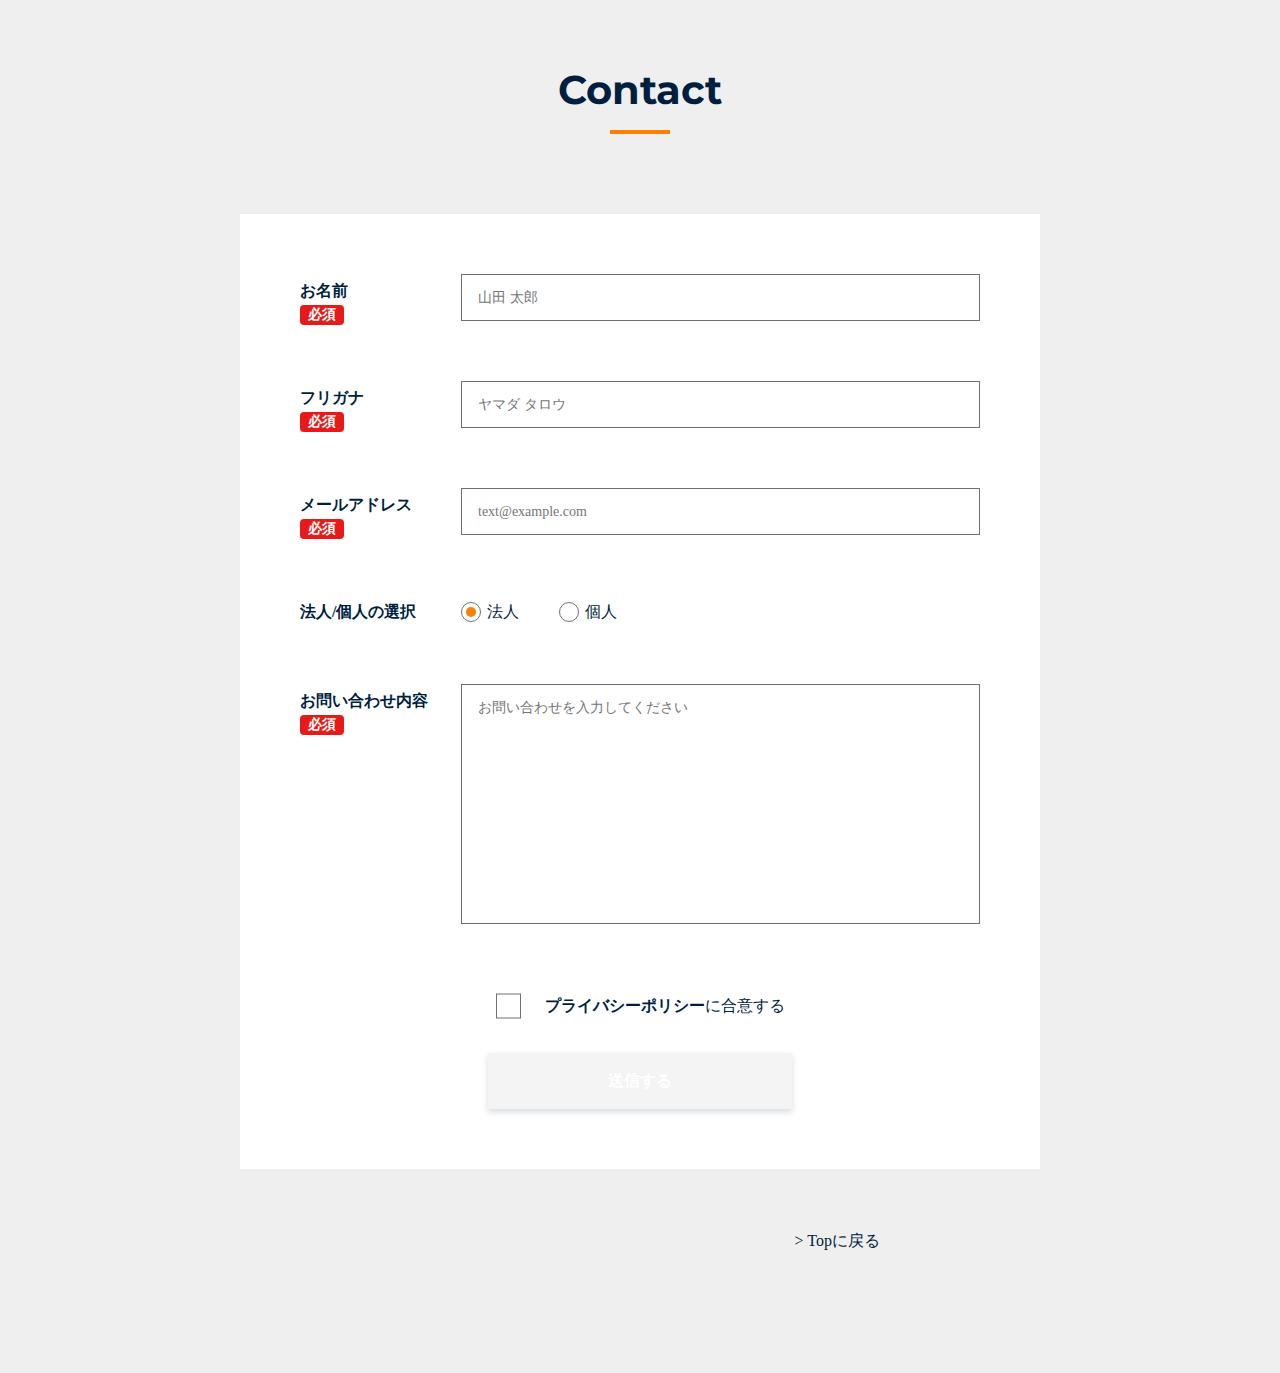
<file: index.html>
<!DOCTYPE html>
<html lang="ja">
<head>
    <meta charset="UTF-8">
    <meta http-equiv="X-UA-Compatible" content="IE=edge">
    <meta name="viewport" content="width=device-width, initial-scale=1.0">
    <title>Document</title>
    <link rel="stylesheet" href="./css/style.css">
</head>
<body>

    <section id="contact" class="contact section">
        <div class="contact-inner inner">
            <h2 class="contact-head section-title">Contact</h2>

            <div class="contact__form">
                <form id="js-form" action="https://docs.google.com/forms/u/0/d/e/1FAIpQLScdN7qTXYSQtqf37cf73MTKG_263U48af4Hb4t81pfyF0Egcw/formResponse" class="contact-form">
                    <dl class="contact-form__dl">
                        <div class="contact-form__row">
                            <dt class="contact-form__label"><label for="your-name" class="is-required">お名前</label></dt>
                            <dd class="contact-form__input"><input id="your-name" type="text" placeholder="山田 太郎" name="entry.805246480"></dd>
                        </div>
                        <div class="contact-form__row">
                            <dt class="contact-form__label"><label for="your-name__kana" class="is-required">フリガナ</label></dt>
                            <dd class="contact-form__input"><input id="your-name__kana" type="text-kana" placeholder="ヤマダ タロウ" name="entry.919692518"></dd>
                        </div>
                        <div class="contact-form__row">
                            <dt class="contact-form__label"><label for="your-email" class="is-required">メールアドレス</label></dt>
                            <dd class="contact-form__input"><input id="your-email" type="email" placeholder="text@example.com" name="emailAddress"></dd>
                        </div>
                        <div class="contact-form__row">
                            <dt class="contact-form__label"><label for="your-email">法人/個人の選択</label></dt>
                            <dd class="contact-form__input contact-radio">
                                <label><input type="radio" checked name="entry.750133590" value="法人"><span>法人</span></label>
                                <label><input type="radio" name="entry.750133590" value="個人"><span>個人</span></label>
                            </dd>
                        </div>
                        <!-- <div class="contact-form__row">
                            <dt class="contact-form__label"><label for="your-kind">お問い合わせ種別</label></dt>
                            <dd class="contact-form__input">
                                <select name="" id="your-kind">
                                    <option value="">セレクト1</option>
                                    <option value="">セレクト2</option>
                                    <option value="">セレクト3</option>
                                </select>
                            </dd>
                        </div> -->
                        <div class="contact-form__row">
                            <dt class="contact-form__label"><label for="your-message" class="is-required">お問い合わせ内容</label></dt>
                            <dd class="contact-form__input">
                                <textarea name="entry.1900137613" id="your-message" placeholder="お問い合わせを入力してください"></textarea>
                            </dd>
                        </div>
                    </dl>

                    <div class="contact-form__check">
                        <label><input type="checkbox" name="entry.729393355"><span><a href="">プライバシーポリシー</a>に合意する</span></label>
                    </div>

                    <div class="contact-form__button">
                        <button id="js-submit" type="button" value="送信" disabled>送信する</button>
                    </div>
                </form>

                <div id="js-success" class="contact-message">
                    <p>送信完了しました。ありがとうございました。</p>
                </div>
                <div id="js-error" class="contact-message -error">
                    <p>送信に失敗しました。ページを更新して再度送信してください。</p>
                </div>
            </div>

        </div>
                <p class="contact-top"><a href="https://kenba916.github.io/myPortfolio/">> Topに戻る</a></p>

    </section>

    <script src="https://ajax.googleapis.com/ajax/libs/jquery/3.6.0/jquery.min.js"></script>
    <script src="./js/script.js"></script>
</body>
</html>
</file>
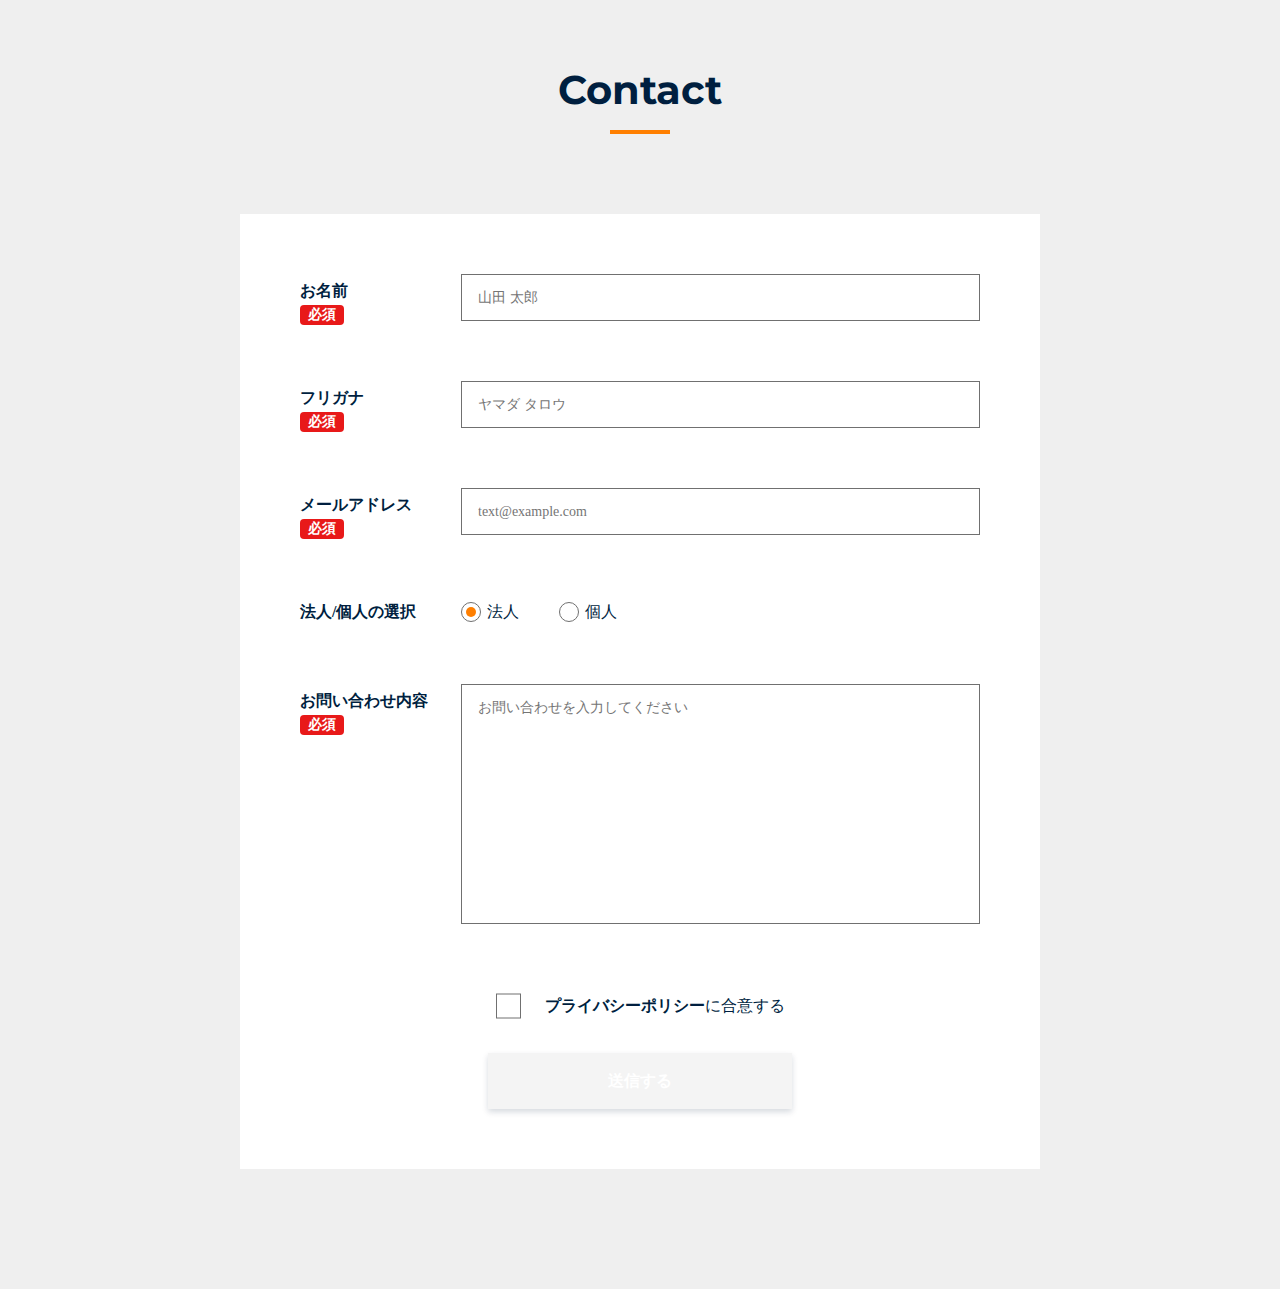
<file: contact.html>
<!DOCTYPE html>
<html lang="ja">
<head>
    <meta charset="UTF-8">
    <meta http-equiv="X-UA-Compatible" content="IE=edge">
    <meta name="viewport" content="width=device-width, initial-scale=1.0">
    <title>Document</title>
    <link rel="stylesheet" href="./css/style.css">
</head>
<body>

    <section id="contact" class="contact section">
        <div class="contact-inner inner">
            <h2 class="contact-head section-title">Contact</h2>

            <div class="contact__form">
                <form id="js-form" action="https://docs.google.com/forms/u/0/d/e/1FAIpQLScdN7qTXYSQtqf37cf73MTKG_263U48af4Hb4t81pfyF0Egcw/formResponse" class="contact-form">
                    <dl class="contact-form__dl">
                        <div class="contact-form__row">
                            <dt class="contact-form__label"><label for="your-name" class="is-required">お名前</label></dt>
                            <dd class="contact-form__input"><input id="your-name" type="text" placeholder="山田 太郎" name="entry.805246480"></dd>
                        </div>
                        <div class="contact-form__row">
                            <dt class="contact-form__label"><label for="your-name__kana" class="is-required">フリガナ</label></dt>
                            <dd class="contact-form__input"><input id="your-name__kana" type="text-kana" placeholder="ヤマダ タロウ" name="entry.919692518"></dd>
                        </div>
                        <div class="contact-form__row">
                            <dt class="contact-form__label"><label for="your-email" class="is-required">メールアドレス</label></dt>
                            <dd class="contact-form__input"><input id="your-email" type="email" placeholder="text@example.com" name="emailAddress"></dd>
                        </div>
                        <div class="contact-form__row">
                            <dt class="contact-form__label"><label for="your-email">法人/個人の選択</label></dt>
                            <dd class="contact-form__input contact-radio">
                                <label><input type="radio" checked name="entry.750133590" value="法人"><span>法人</span></label>
                                <label><input type="radio" name="entry.750133590" value="個人"><span>個人</span></label>
                            </dd>
                        </div>
                        <!-- <div class="contact-form__row">
                            <dt class="contact-form__label"><label for="your-kind">お問い合わせ種別</label></dt>
                            <dd class="contact-form__input">
                                <select name="" id="your-kind">
                                    <option value="">セレクト1</option>
                                    <option value="">セレクト2</option>
                                    <option value="">セレクト3</option>
                                </select>
                            </dd>
                        </div> -->
                        <div class="contact-form__row">
                            <dt class="contact-form__label"><label for="your-message" class="is-required">お問い合わせ内容</label></dt>
                            <dd class="contact-form__input">
                                <textarea name="entry.1900137613" id="your-message" placeholder="お問い合わせを入力してください"></textarea>
                            </dd>
                        </div>
                    </dl>

                    <div class="contact-form__check">
                        <label><input type="checkbox" name="entry.729393355"><span><a href="">プライバシーポリシー</a>に合意する</span></label>
                    </div>

                    <div class="contact-form__button">
                        <button id="js-submit" type="button" value="送信" disabled>送信する</button>
                    </div>
                </form>

                <div id="js-success" class="contact-message">
                    <p>送信完了しました。ありがとうございました。</p>
                </div>
                <div id="js-error" class="contact-message -error">
                    <p>送信に失敗しました。ページを更新して再度送信してください。</p>
                </div>
            </div>

        </div>
    </section>

    <script src="https://ajax.googleapis.com/ajax/libs/jquery/3.6.0/jquery.min.js"></script>
    <script src="./js/script.js"></script>
</body>
</html>
</file>
<file: css/style.css>
@charset "UTF-8";
/* No CSS */
/*==================================
reset
==================================*/
@import url("https://fonts.googleapis.com/css2?family=Montserrat:wght@300;400;700&display=swap");
.section-title,
.header-nav,
.news-more,
.button,
.footer-nav,
.footer-copyright {
  font-family: "Montserrat", sans-serif;
}

/* Box sizing rules */
*,
*::before,
*::after {
  -webkit-box-sizing: border-box;
          box-sizing: border-box;
}

/* Remove default padding */
ul[class],
ol[class] {
  padding: 0;
}

/* Remove default margin */
body,
h1,
h2,
h3,
h4,
p,
ul[class],
ol[class],
figure,
blockquote,
dl,
dd {
  margin: 0;
}

/* Set core root defaults */
html {
  scroll-behavior: smooth;
}

/* Set core body defaults */
body {
  min-height: 100vh;
  text-rendering: optimizeSpeed;
  line-height: 1.5;
  color: #001f3f;
    background: #EFEFEF;

}

/* Remove list styles on ul, ol elements with a class attribute */
ul[class],
ol[class] {
  list-style: none;
}

a {
  text-decoration: none;
   color: inherit;
}

/* A elements that don't have a class get default styles */
a:not([class]) {
  text-decoration-skip-ink: auto;
}

/* Make images easier to work with */
img,
picture {
  max-width: 100%;
  display: block;
}

/* Natural flow and rhythm in articles by default */
article > * + * {
  margin-top: 1em;
}

/* Inherit fonts for inputs and buttons */
input,
button,
textarea,
select {
  font: inherit;
}

/* Blur images when they have no alt attribute */
img:not([alt]) {
  -webkit-filter: blur(10px);
          filter: blur(10px);
}

/* Remove all animations and transitions for people that prefer not to see them */
@media (prefers-reduced-motion: reduce) {
  * {
    -webkit-animation-duration: 0.01ms !important;
            animation-duration: 0.01ms !important;
    -webkit-animation-iteration-count: 1 !important;
            animation-iteration-count: 1 !important;
    -webkit-transition-duration: 0.01ms !important;
            transition-duration: 0.01ms !important;
    scroll-behavior: auto !important;
  }
}

/* 個人的reset */
ul {
  list-style: none;
  margin: 0;
  padding: 0;
}

.section {
  padding: 60px 0 120px;
  background: #EFEFEF;
}

@media (max-width: 767px) {
  .section {
    padding: 50px 0 60px;
  }
}

.section-title {
  font-weight: 700;
  font-size: 40px;
  text-align: center;
  padding-bottom: 14px;
  position: relative;
  font-family: #001f3f;
}

.section-title::after {
  content: "";
  position: absolute;
  left: 50%;
  -webkit-transform: translateX(-50%);
          transform: translateX(-50%);
  bottom: 0;
  background-color: #FF7F00;
  height: 4px;
  width: 60px;
}

@media (max-width: 767px) {
  .section-title::after {
    width: 42px;
    height: 3px;
  }
}

@media (max-width: 767px) {
  .section-title {
    font-size: 26px;
    padding-bottom: 18px;
  }
}

.section-title.-active {
  color: #FF7F00;
}

/*=========================
contact
=========================*/
.contact {
  background: #EFEFEF;
}

.contact__form {
  margin: 80px auto 0;
  width: 800px;
  max-width: 100%;
  background: #fff;
  padding: 60px;
}

@media (max-width: 767px) {
  .contact__form {
    margin: 40px auto 0;
    padding: 30px;
  }
}

.contact-form__row {
  display: -webkit-box;
  display: -ms-flexbox;
  display: flex;
}

@media (max-width: 767px) {
  .contact-form__row {
    display: block;
  }
}

.contact-form__row:not(:first-child) {
  margin-top: 60px;
}

@media (max-width: 767px) {
  .contact-form__row:not(:first-child) {
    margin-top: 30px;
  }
}

.contact-form__label {
  width: 161px;
  padding-top: 5px;
}

@media (max-width: 767px) {
  .contact-form__label {
    width: 100%;
  }
}

.contact-form__label label {
  font-weight: 700;
}

.contact-form__label label.is-required {
  display: inline-block;
  position: relative;
}

.contact-form__label label.is-required::after {
  position: absolute;
  content: '必須';
  top: calc(100% + 2px);
  left: 0;
  font-size: 14px;
  font-weight: 700;
  color: #fff;
  background: #E81919;
  text-align: center;
  border-radius: 4px;
  padding: 3px 8px;
  line-height: 1;
}

@media (max-width: 767px) {
  .contact-form__label label.is-required::after {
    top: 50%;
    -webkit-transform: translateY(-50%);
            transform: translateY(-50%);
    left: calc(100% + 6px);
    width: 44px;
  }
}

.contact-form__input {
  width: calc(100% - 161px);
  margin: 0;
  padding: 0;
}

@media (max-width: 767px) {
  .contact-form__input {
    width: 100%;
  }
}

.contact-form__input [type="text"],
.contact-form__input [type="text-kana"] {
  -webkit-box-shadow: none;
          box-shadow: none;
  border: 1px solid #707070;
  background: #fff;
  padding: 12px 16px;
  -webkit-appearance: none;
     -moz-appearance: none;
          appearance: none;
  border-radius: 0;
  color: inherit;
  font-family: inherit;
  font-size: 14px;
  width: 100%;
  outline: none;
}

.contact-form__input [type="email"] {
  -webkit-box-shadow: none;
          box-shadow: none;
  border: 1px solid #707070;
  background: #fff;
  padding: 12px 16px;
  -webkit-appearance: none;
     -moz-appearance: none;
          appearance: none;
  border-radius: 0;
  color: inherit;
  font-family: inherit;
  font-size: 14px;
  width: 100%;
  outline: none;
}

.contact-form__input textarea {
  -webkit-box-shadow: none;
          box-shadow: none;
  border: 1px solid #707070;
  background: #fff;
  padding: 12px 16px;
  -webkit-appearance: none;
     -moz-appearance: none;
          appearance: none;
  border-radius: 0;
  color: inherit;
  font-family: inherit;
  font-size: 14px;
  width: 100%;
  outline: none;
  height: 240px;
  resize: none;
}

@media (max-width: 767px) {
  .contact-form__input textarea {
    width: 100%;
  }
}

.contact-form__input [type="radio"] {
  display: none;
  outline: none;
}

.contact-form__input span {
  display: inline-block;
  padding-left: 26px;
  margin-right: 36px;
  position: relative;
}

@media (max-width: 767px) {
  .contact-form__input span {
    margin-bottom: 8px;
  }
}

.contact-form__input span::before {
  content: "";
  position: absolute;
  left: 0;
  top: 50%;
  -webkit-transform: translateY(-50%);
          transform: translateY(-50%);
  width: 20px;
  height: 20px;
  border: 1px solid #707070;
  border-radius: 50%;
  background: #fff;
}

.contact-form__input span::after {
  content: '';
  width: 10px;
  height: 10px;
  background: #FF7F00;
  position: absolute;
  left: 5px;
  top: 50%;
  -webkit-transform: translateY(-50%);
          transform: translateY(-50%);
  border-radius: 50%;
  display: none;
}

.contact-form__input [type="radio"]:checked + span::after {
  display: block;
}

.contact-radio {
  padding-top: 5px;
}

.contact-form__check {
  margin-top: 63px;
  text-align: center;
}

@media (max-width: 767px) {
  .contact-form__check {
    margin-top: 32px;
  }
}

.contact-form__check [type="checkbox"] {
  display: none;
}

.contact-form__check span {
  display: inline-block;
  padding-left: 49px;
  position: relative;
}

@media (max-width: 767px) {
  .contact-form__check span {
    padding-left: 28px;
  }
}

.contact-form__check span a {
  font-weight: 700;
}

.contact-form__check span::before {
  content: '';
  position: absolute;
  left: 0;
  top: 50%;
  -webkit-transform: translateY(-50%);
          transform: translateY(-50%);
  width: 25px;
  height: 25px;
  border: 1px solid #707070;
}

.contact-form__check span::after {
  content: '';
  position: absolute;
  left: 4px;
  top: 50%;
  -webkit-transform: translateY(-50%);
          transform: translateY(-50%);
  width: 16px;
  height: 16px;
  background: transparent url(../check-solid.svg) no-repeat center center/contain;
  display: none;
}

.contact-form__check [type="checkbox"]:checked + span::after {
  display: block;
}

.contact-form__button {
  margin-top: 35px;
  text-align: center;
}

.contact-form__button [type="button"] {
  display: inline-block;
  background: #f4f4f4;
  width: 304px;
  height: 56px;
  font-weight: 700;
  color: #fff;
  border: none;
  -webkit-box-shadow: 0 3px 6px rgba(0, 31, 63, 0.16);
          box-shadow: 0 3px 6px rgba(0, 31, 63, 0.16);
  font-family: inherit;
  font-size: 16PX;
  -webkit-appearance: none;
     -moz-appearance: none;
          appearance: none;
  cursor: pointer;
  position: relative;
  -webkit-transition: all .3s ease 0s;
  transition: all .3s ease 0s;
}

@media (max-width: 767px) {
  .contact-form__button [type="button"] {
    width: 100%;
  }
}

.contact-form__button [type="button"].active {
  background: #001f3f;
  color: #FF7F00;
  -webkit-transition: all .3s ease 0s;
  transition: all .3s ease 0s;
}

.contact-form__button [type="button"].active:hover {
  background: #FF7F00;
  color: #fff;
}

.contact-message {
  text-align: center;
  margin-top: 60px;
  display: none;
}

.contact-message.-error {
  color: #f00;
}

.contact-top {
    width: 900px;
    max-width: 100%;
    text-align: right;
    margin-top: 60px;
    padding-right: 20px;
  
  a {
    text-decoration: none;
    color: inherit;
  }
}

.banner-title {
  position: relative;
  font-family: "Montserrat", sans-serif;
  font-size: 40px;
  text-align: center;
}

h2 span {
  position: absolute;
  font-size: 20px;
  letter-spacing: 1px;
  color: #fff;
  bottom: -5px;
  margin-left: -100px;
}

.inner {
  max-width: 960px;
  margin: 0 auto;
}

table {
  width: 100%;
  border-collapse: collapse;
  border-spacing: 0;
  border: 1px solid #001f3f;
  margin: 60px 0 20px;
}

table th,
table td {
  padding: 10px 0;
  text-align: center;
  border: 1px solid #001f3f;
}

table tr:nth-child(odd) {
  background-color: #b1adad;
}

section p {
  text-align: center;
}

.btn {
  width: -webkit-fit-content;
  width: -moz-fit-content;
  width: fit-content;
  padding: 15px 25px;
  margin: 30px auto;
  background: #001f3f;
  color: #FF7F00;
  font-size: 15px;
  -webkit-transition: all .3s ease 0s;
  transition: all .3s ease 0s;
}

.btn:hover {
  background: #FF7F00;
  color: #fff;
}

.btn-link {
  color: white;
  text-decoration: none;
}

@media screen and (max-width: 750px) {
  table th,
  table td {
    font-size: 12px;
  }
}
</file>
